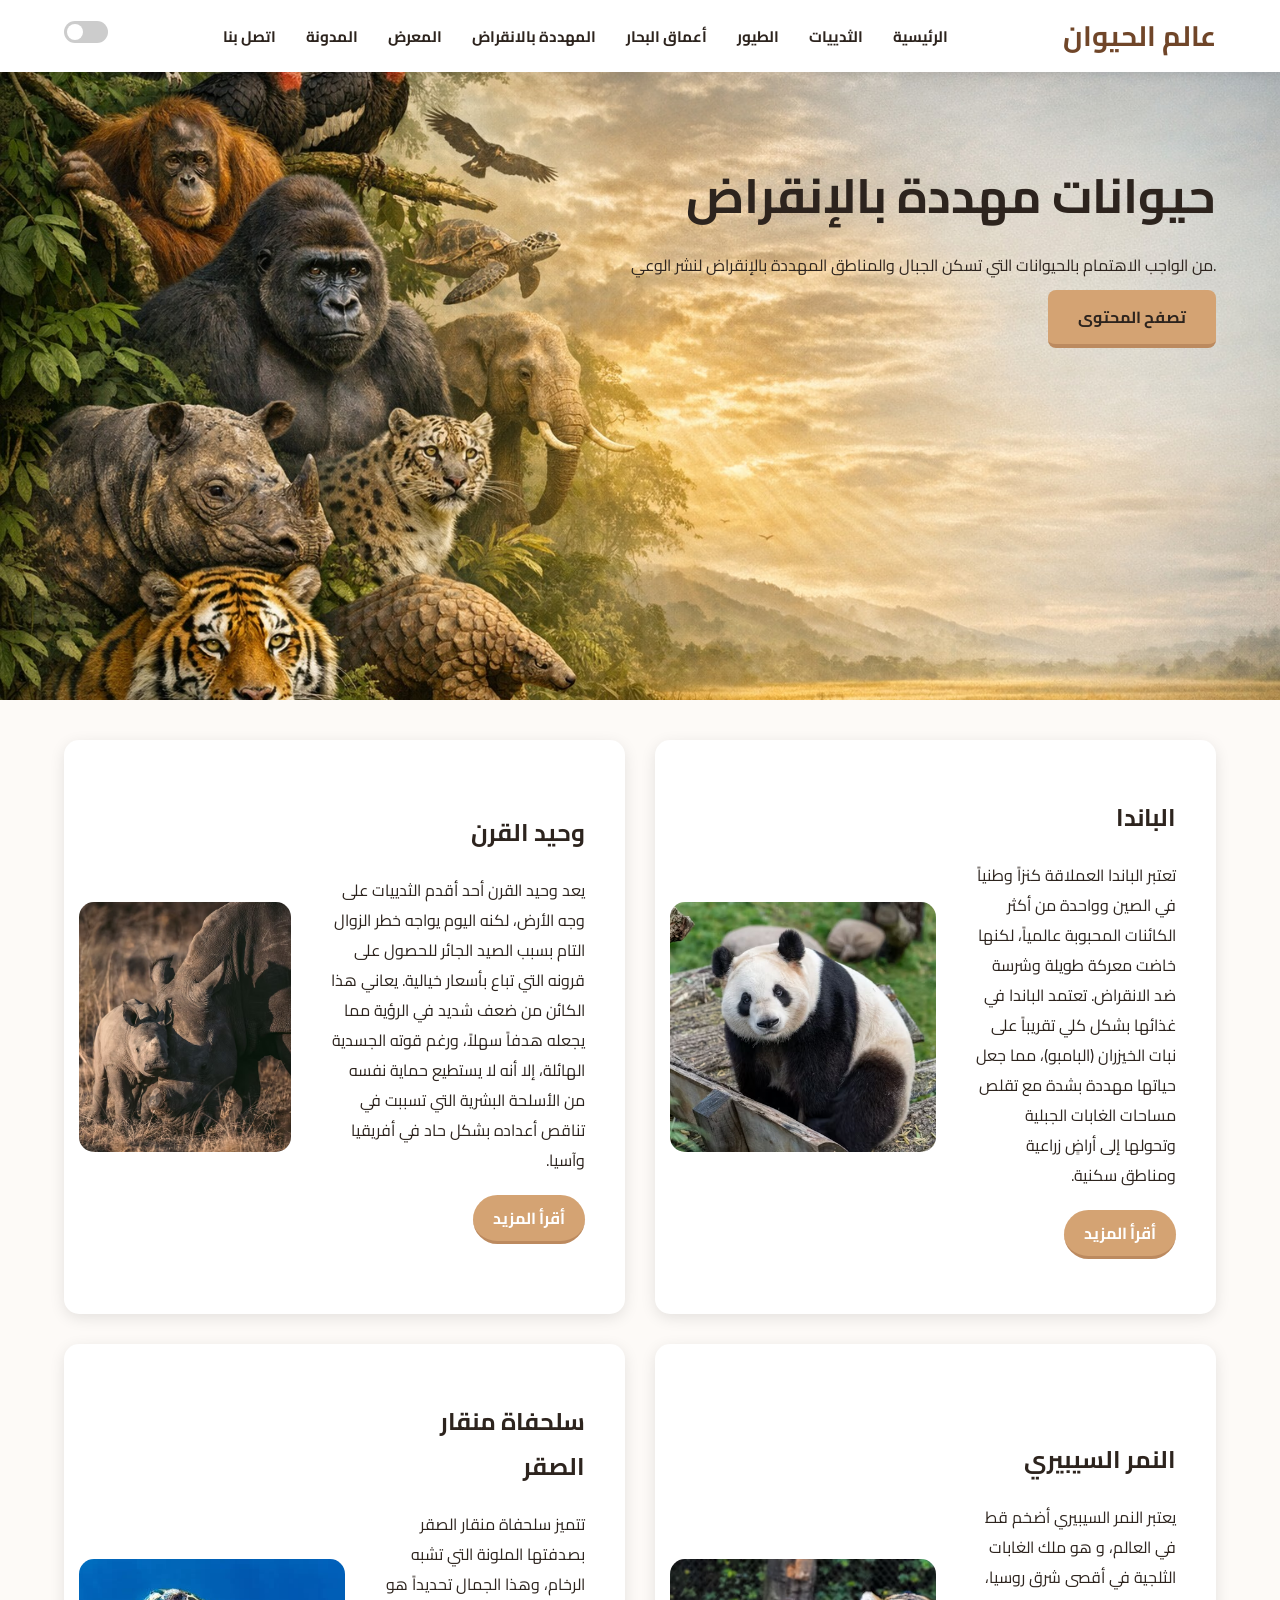
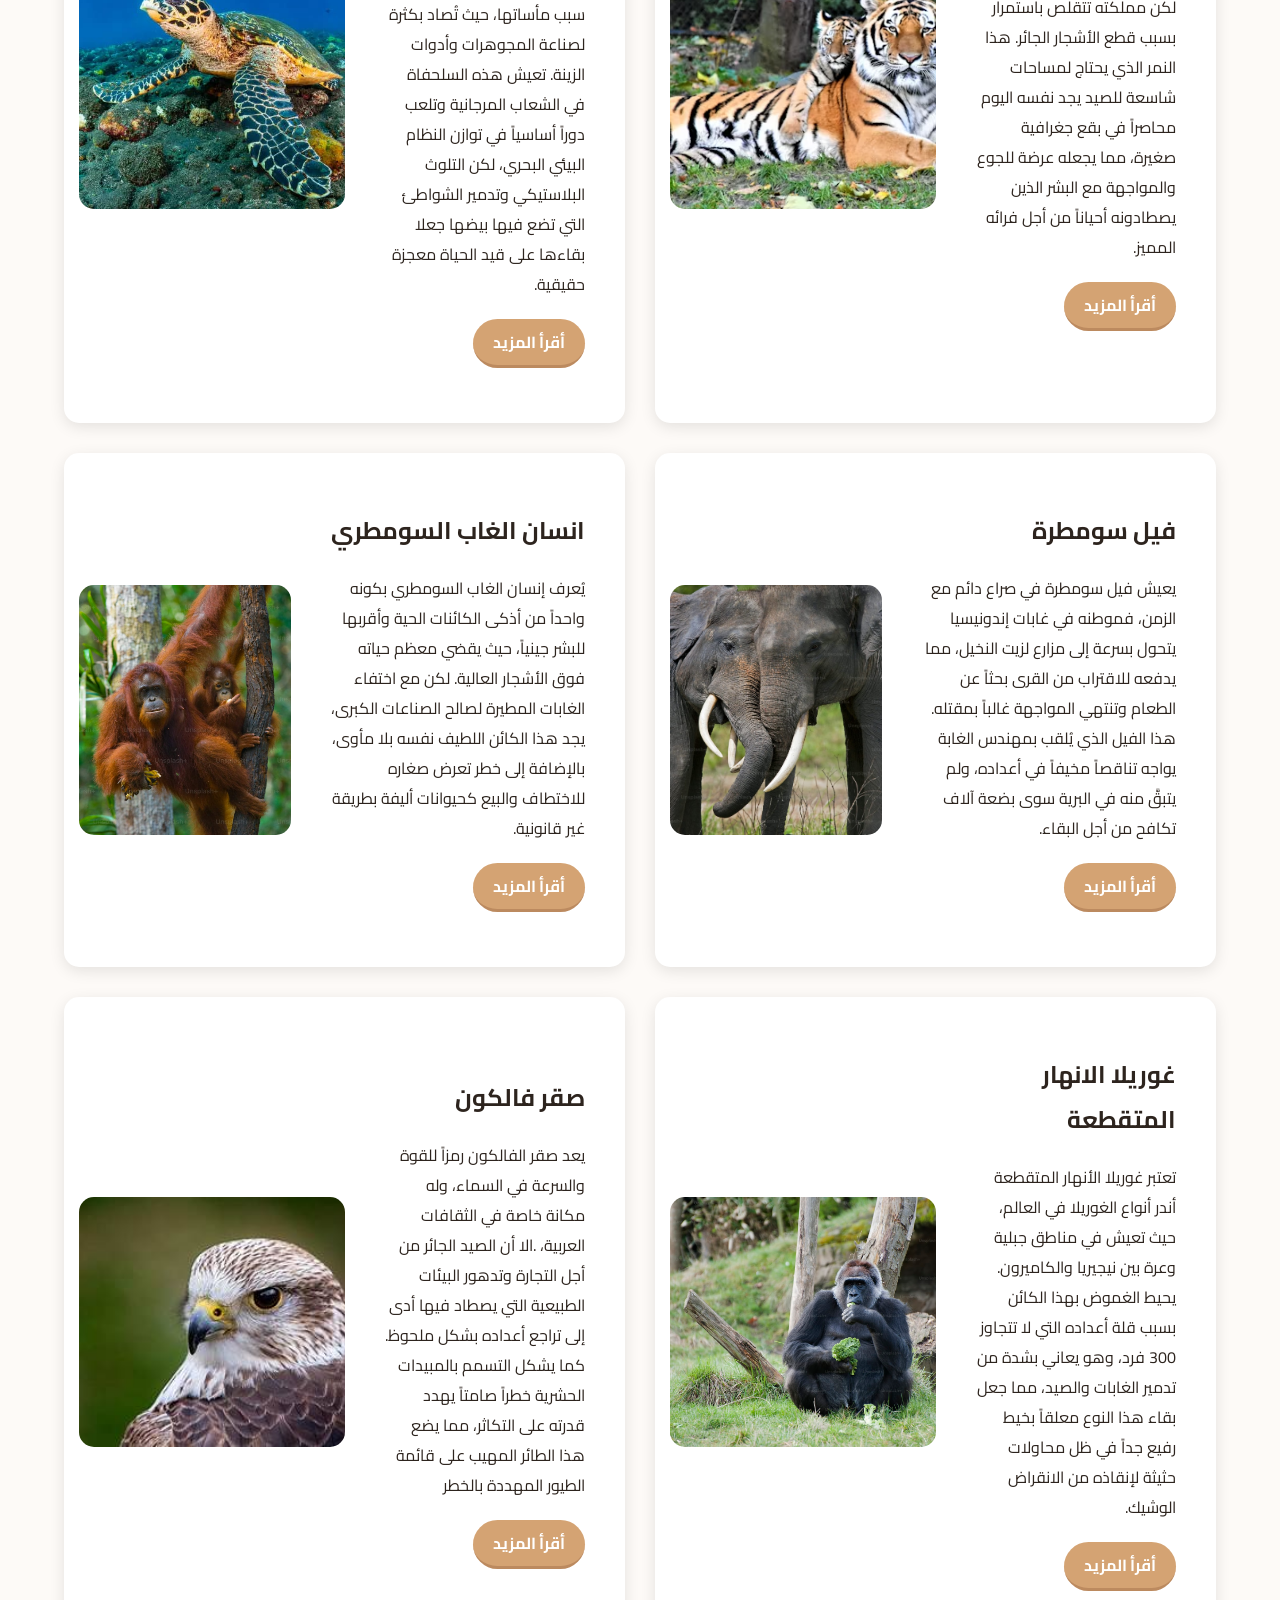
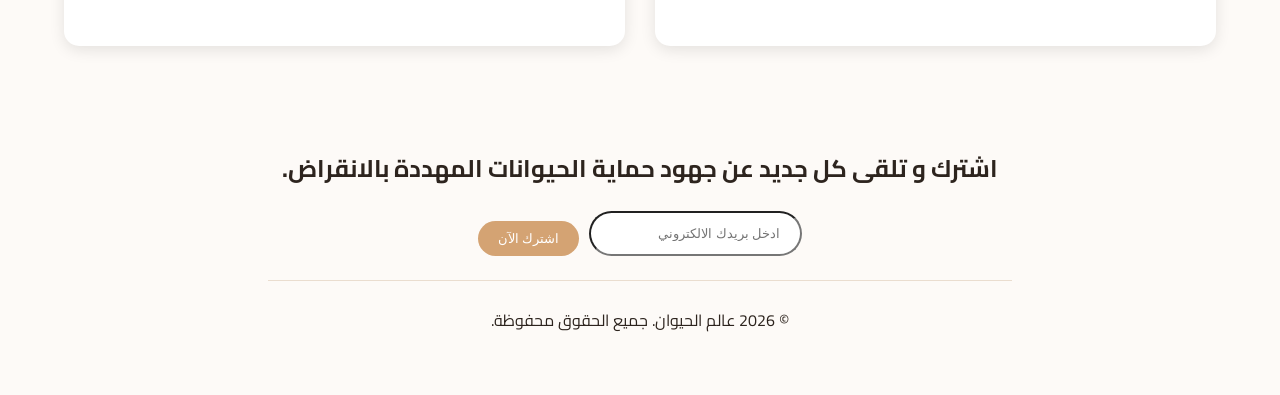
<file: index.html>
<!DOCTYPE html>
<html lang="ar">
<head>
    <meta charset="UTF-8">
    <meta name="viewport" content="width=device-width, initial-scale=1.0">
    <title>مهددة بالإنقراض</title>
    <link rel="stylesheet" href="stylesheet2.css">
</head>
<body>
    <header>
       <div class="nav-bar">
        <div class="logo">
          <span>عالم الحيوان</span>
        </div>
           <nav>
         <ul>
            <li><a href="../index.html" class="active" target="_self">الرئيسية</a></li>
            <li><a href="./malk.html" target="contentFrame">الثدييات</a></li>
            <li><a href="./nada.html" target="contentFrame">الطيور</a></li>
            <li><a href="./mina.html" target="contentFrame">أعماق البحار</a></li>
            <li><a href="./nancy.html" target="contentFrame">المهددة بالانقراض</a></li>
            <li><a href="./julina.html" target="contentFrame">المعرض</a></li>
            <li><a href="./blog.html" target="contentFrame">المدونة</a></li>
            <li><a href="./contact.html" target="contentFrame">اتصل بنا</a></li>
          </ul>
        </nav>
<div class="mode-switch">
     <label class="switch">
        <input type="checkbox" id="theme-toggle">
        <span class="slider round"></span>
    </label>
</div>
    </header>

    <section class="header">
        <div class="content">
            <h1>حيوانات مهددة بالإنقراض</h1>
            <p>.من الواجب الاهتمام بالحيوانات التي تسكن الجبال والمناطق المهددة بالإنقراض لنشر الوعي</p>
            <a href="#animals-section" class="main-button">تصفح المحتوى</a>
        </div>
    </section>
    <section class="animals-grid" id="animals-section">
        <div class="card" >
           <div class="card-content">
            <h2>الباندا </h2>
            <span>تعتبر الباندا العملاقة كنزاً وطنياً في الصين وواحدة من أكثر الكائنات المحبوبة عالمياً، لكنها خاضت معركة طويلة وشرسة ضد الانقراض. تعتمد الباندا في غذائها بشكل كلي تقريباً على نبات الخيزران (البامبو)، مما جعل حياتها مهددة بشدة مع تقلص مساحات الغابات الجبلية وتحولها إلى أراضٍ زراعية ومناطق سكنية. </span>
            <a href="https://ar.wikipedia.org/wiki/%D8%A8%D8%A7%D9%86%D8%AF%D8%A7_%D8%B9%D9%85%D9%84%D8%A7%D9%82%D8%A9#" 
            class="cards-button"> أقرأ المزيد</a> 
           </div>
            
            <img src="panda.jpg" alt="الباندا">
        </div>

        <div class="card" >
            <div class="card-content">
        <h2>وحيد القرن</h2>
        <span>
يعد وحيد القرن أحد أقدم الثدييات على وجه الأرض،
 لكنه اليوم يواجه خطر الزوال التام بسبب الصيد الجائر للحصول على قرونه التي تباع بأسعار خيالية. يعاني هذا الكائن من ضعف شديد في الرؤية مما يجعله هدفاً سهلاً، ورغم قوته الجسدية الهائلة، إلا أنه لا يستطيع حماية نفسه من الأسلحة البشرية التي تسببت في تناقص أعداده بشكل حاد في أفريقيا وآسيا.</span>
        <a href="https://ar.wikipedia.org/wiki/%D9%88%D8%AD%D9%8A%D8%AF_%D8%A7%D9%84%D9%82%D8%B1%D9%86_%D8%A7%D9%84%D8%AC%D8%A7%D9%88%D9%8A#" 
        class="cards-button">أقرأ المزيد</a>
            </div>
        <img src="rhino.jpg" alt="وحيد القرن">
    </div>

    <div class="card" >
        <div class="card-content">
        <h2>النمر السيبيري</h2>
        <span>يعتبر النمر السيبيري أضخم قط في العالم، و
            هو ملك الغابات الثلجية في أقصى شرق روسيا،
             لكن مملكته تتقلص باستمرار بسبب قطع الأشجار الجائر. هذا النمر الذي يحتاج لمساحات شاسعة للصيد يجد نفسه اليوم محاصراً في بقع جغرافية صغيرة، مما يجعله عرضة للجوع والمواجهة مع البشر الذين يصطادونه أحياناً من أجل فرائه المميز.</span>
        <a href="https://www.marefa.org/%D9%86%D9%85%D8%B1_%D8%B3%D9%8A%D8%A8%D9%8A%D8%B1%D9%8A" 
        class="cards-button">أقرأ المزيد</a>
    </div>
        <img src="tiger.jpg" alt="نمر">
    </div>
    
    <div class="card" >
        <div class="card-content">
            <h2>سلحفاة منقار الصقر </h2>
        <p>تتميز سلحفاة منقار الصقر بصدفتها الملونة التي تشبه الرخام،
             وهذا الجمال تحديداً هو سبب مأساتها، حيث تُصاد بكثرة لصناعة المجوهرات وأدوات الزينة. تعيش هذه السلحفاة في الشعاب المرجانية وتلعب دوراً أساسياً في توازن النظام البيئي البحري،
              لكن التلوث البلاستيكي وتدمير الشواطئ التي تضع فيها بيضها جعلا بقاءها على قيد الحياة معجزة حقيقية.<p>
        <a href="https://ar.cousineisland.com/hawksbill-turtle" 
        class="cards-button">أقرأ المزيد</a>
        </div>

        <img src="sea turtle.jpeg" alt="سلحفاة منقار الصقر">
        
    </div>

    <div class="card" >
        <div class="card-content">
        <h2> فيل سومطرة</h2>
        <span>يعيش فيل سومطرة في صراع دائم مع الزمن، فموطنه في غابات إندونيسيا يتحول بسرعة إلى مزارع لزيت النخيل،
             مما يدفعه للاقتراب من القرى بحثاً عن الطعام وتنتهي المواجهة غالباً بمقتله. هذا الفيل الذي يُلقب بمهندس الغابة يواجه تناقصاً مخيفاً في أعداده، ولم يتبقَّ منه في البرية سوى بضعة آلاف تكافح من أجل البقاء.</span>
        <a href="https://ar.wikipedia.org/wiki/%D9%81%D9%8A%D9%84_%D8%B3%D9%88%D9%85%D8%B7%D8%B1%D9%8A#" 
        class="cards-button">أقرأ المزيد</a>
        </div>
        <img src="sumatran elephant.jpeg" alt="فيل">
        
    </div>
    <div class="card" >
        <div class="card-content">
            
           <h2>انسان الغاب السومطري </h2>
           <span>يُعرف إنسان الغاب السومطري بكونه واحداً من أذكى الكائنات الحية وأقربها للبشر جينياً،
             حيث يقضي معظم حياته فوق الأشجار العالية. لكن مع اختفاء الغابات المطيرة لصالح الصناعات الكبرى،
              يجد هذا الكائن اللطيف نفسه بلا مأوى، بالإضافة إلى خطر تعرض صغاره للاختطاف والبيع كحيوانات أليفة بطريقة غير قانونية.</span>
           <a href="https://ar.wikipedia.org/wiki/%D8%A5%D9%86%D8%B3%D8%A7%D9%86_%D8%A7%D9%84%D8%BA%D8%A7%D8%A8_%D8%A7%D9%84%D8%B3%D9%88%D9%85%D8%B7%D8%B1%D9%8A#" 
           class="cards-button">أقرأ المزيد</a>
       </div>
           <img src="sumatran orangutan.jpeg" alt="انسان الغاب">
    </div>

    <!-- <div class="card" >
        <div class="card-content">
       
          <h2> حيوان البنغول</h2>
          <span>رغم مظهره الذي يشبه المحاربين القدامى بفضل حراشفه القوية،
             إلا أن البنغول هو أكثر حيوان يتم تهريبه في العالم حالياً. يقع هذا الكائن ضحية لمعتقدات طبية خاطئة تجعل الطلب على حراشفه كبيراً في آسيا،
              وهو حيوان خجول جداً لا يملك وسيلة للدفاع عن نفسه سوى التكور على شكل كرة، مما يسهل على الصيادين التقاطه وحمله ببساطة.</span>
          <a href="https://ar.wikipedia.org/wiki/%D8%A8%D9%86%D8%BA%D9%88%D9%84%D9%8A%D8%A7%D8%AA#" 
          class="cards-button">أقرأ المزيد</a>
        </div>
          <img src="pangolin.jpeg" alt="حيوان البنغول">
    </div> -->

    <div class="card" >
        <div class="card-content">
           
          <h2>غوريلا الانهار المتقطعة </h2>
          <span>تعتبر غوريلا الأنهار المتقطعة أندر أنواع الغوريلا في العالم،
             حيث تعيش في مناطق جبلية وعرة بين نيجيريا والكاميرون. يحيط الغموض بهذا الكائن بسبب قلة أعداده التي لا تتجاوز 300 فرد، وهو يعاني بشدة من تدمير الغابات والصيد،
              مما جعل بقاء هذا النوع معلقاً بخيط رفيع جداً في ظل محاولات حثيثة لإنقاذه من الانقراض الوشيك.</span>
          <a href="https://ar.wikipedia.org/wiki/%D8%BA%D9%88%D8%B1%D9%8A%D9%84%D8%A7_%D8%A7%D9%84%D8%A3%D9%86%D9%87%D8%B1#" 
        class="cards-button">أقرأ المزيد</a>
        </div>
        <img src="cross river gorilla.jpeg" alt="غوريلا">
    </div>

            <div class="card" >
                <div class="card-content">
                    <h2>صقر فالكون</h2>
                    <span>يعد صقر الفالكون رمزاً للقوة والسرعة في السماء،
                     وله مكانة خاصة في الثقافات العربية،
                        .الا أن الصيد الجائر من أجل التجارة وتدهور البيئات الطبيعية التي يصطاد فيها أدى إلى تراجع أعداده بشكل ملحوظ. كما يشكل التسمم بالمبيدات الحشرية خطراً صامتاً يهدد قدرته على التكاثر، مما يضع هذا الطائر المهيب على قائمة الطيور المهددة بالخطر</span> 
                    <a href="https://ar.wikipedia.org/wiki/%D8%B5%D9%82%D8%B1"
                    class="cards-button"> أقرأ المزيد</a>
                </div>
            <img src="sakr falcon.jpeg" alt="صقر ">
            
        </div> 
<!-- 
       <div id="cards-container" class="cards-container"></div>

<button id="theme-toggle" style="position: fixed; top: 20px; right: 20px; z-index: 1000;">تبديل الوضع</button> -->

    </section>
       <footer>
        <div class="footer">
            <h2>اشترك و تلقى كل جديد عن جهود حماية الحيوانات المهددة بالانقراض.</h2>
          
            <form class="sign">
                <input type="email" placeholder="ادخل بريدك الالكتروني" required>
                <button type="submit">اشترك الآن</button>
            </form>
        </div>
        <hr>
        <p >
            © 2026 عالم الحيوان. جميع الحقوق محفوظة.
        </p>
    </footer>

         <script>
            const toggleInput = document.getElementById('theme-toggle');
    const htmlElement = document.documentElement;

    const savedTheme = localStorage.getItem('theme');
    if (savedTheme === 'dark') {
        htmlElement.setAttribute('data-theme', 'dark');
        toggleInput.checked = true;
    }
    toggleInput.addEventListener('change', () => {
        if (toggleInput.checked) {
            htmlElement.setAttribute('data-theme', 'dark');
            localStorage.setItem('theme', 'dark');
        } else {
            htmlElement.setAttribute('data-theme', 'light');
            localStorage.setItem('theme', 'light');
        }
    });

//  const toggleBtn = document.getElementById('theme-toggle');
//  toggleBtn.addEventListener('click', () => {
//      document.body.classList.toggle('dark-mode');
//  });

//  renderCards();
//     const toggleInput = document.getElementById('theme-toggle');
//    const htmlElement = document.documentElement;

//     const savedTheme = localStorage.getItem('theme');
//     if (savedTheme === 'dark') {
//         htmlElement.setAttribute('data-theme', 'dark');
//         toggleInput.checked = true;
//     }
//     toggleInput.addEventListener('change', () => {
//         if (toggleInput.checked) {
//             htmlElement.setAttribute('data-theme', 'dark');
//             localStorage.setItem('theme', 'dark');
//         } else {
//             htmlElement.setAttribute('data-theme', 'light');
//             localStorage.setItem('theme', 'light');
//         }
//     });
</script>
    
</body>
</html>


<!-- <!DOCTYPE html>
<html lang="ar">
<head>
    <meta charset="UTF-8">
    <meta name="viewport" content="width=device-width, initial-scale=1.0">
    <title>مهددة بالانقراض</title>
    <link rel="stylesheet" href="stylesheet2.css">

</head>

<body>
        <header>
        <div class=" nav-bar">
          <div class="logo">
          <span>عالم الحيوان</span>
        </div>
        
        <nav>
          <ul>
            <li><a href="./main.html" class="active" target="_blank">الرئيسية</a></li>
            <li><a href="./login.html" target="_blank">الثدييات</a></li>
            <li><a href="./malk/malak.html" target="_blank">الطيور</a></li>
            <li><a href="./main2.html" target="_blank">أعماق البحار</a></li>
            <li><a href="./index2.html" target="_blank">المهددة بالانقراض</a></li>
            <li><a href="./julina/julina.html" target="_blank">المعرض</a></li>
            <li><a href="./blog.html" target="_blank">المدونة</a></li>
            <li><a href="./contact.html" target="_blank">اتصل بنا</a></li>
          </ul>
        </nav>
        <div class="mode-switch">
         <label class="switch">
        <input type="checkbox" id="theme-toggle">
        <span class="slider round"></span>
        </label>
     </div>
        </div>
        </header>
        <section class="header">
            <div class="content">
            <h1>حيوانات مهددة بالانقراض</h1>
            <p>.من الواجب الاهتمام بالحيوانات التي تسكن الجبال والمناطق المهددة بالانقراض لنشر الوعي</p>
             <a href="#animals-section" class="main-button">تصفح المحتوى</a>
        </div>
    </section>
        
    

    <section class="animals-grid" id="animals-section">
        <div class="card" >
            <img src="panda.jpg" alt="الباندا">
            <h3>الباندا العملاق</h3>
            <p> <span>التصنيف</span> ثدييات:</p>
            <p>الموطن: الصين</p> 
             <a href="https://ar.wikipedia.org/wiki/%D8%A8%D8%A7%D9%86%D8%AF%D8%A7_%D8%B9%D9%85%D9%84%D8%A7%D9%82%D8%A9#" 
             class="cards-button"> أقرأ المزيد</a>
        </div>
        <div class="card" >
        <img src="rhino.jpg" alt="وحيد القرن">
        <h3>وحيد القرن</h3>
        <p>التصنيف: ثدييات</p>
        <p>الموطن: أفريقيا</p>
         <a href="https://ar.wikipedia.org/wiki/%D9%88%D8%AD%D9%8A%D8%AF_%D8%A7%D9%84%D9%82%D8%B1%D9%86_%D8%A7%D9%84%D8%AC%D8%A7%D9%88%D9%8A#" 
         class="cards-button">أقرأ المزيد</a>
    </div>
    <div class="card" >
        <img src="tiger.jpg" alt="نمر">
        <h3>النمر السيبيري</h3>
        <p>التصنيف: الثدييات</p>
        <p>الموطن: اسيا</p>
        <a href="https://www.marefa.org/%D9%86%D9%85%D8%B1_%D8%B3%D9%8A%D8%A8%D9%8A%D8%B1%D9%8A" 
        class="cards-button">أقرأ المزيد</a>
         
    </div>
    
    <div class="card" >
        <img src="sea turtle.jpeg" alt="سلحفاة منقار الصقر">
        <h3>سلحفاة منقار الصقر </h3>
        <p>التصنيف: زواحف بحرية</p>
        <p>الموطن: المحيط الأطلسي</p>
        <a href="https://ar.cousineisland.com/hawksbill-turtle" class="cards-button">أقرأ المزيد</a>
     
    </div>
    <div class="card" >
        <img src="sumatran elephant.jpeg" alt="فيل">
        <h3> فيل سومطرة</h3>
        <p>التصنيف: الثدييات</p>
        <p>الموطن: جزيرة سومطرة بأندونسيا</p>
        <a href="https://ar.wikipedia.org/wiki/%D9%81%D9%8A%D9%84_%D8%B3%D9%88%D9%85%D8%B7%D8%B1%D9%8A#" 
        class="cards-button">أقرأ المزيد</a>
    </div>
    <div class="card" >
        <img src="sumatran orangutan.jpeg" alt="انسان الغاب">
        <h3>انسان الغاب السومطري </h3>
        <p>التصنيف: الثدييات</p>
        <p>الموطن: جزيرة سومطرة باندونسيا</p>
        <a href="https://ar.wikipedia.org/wiki/%D8%A5%D9%86%D8%B3%D8%A7%D9%86_%D8%A7%D9%84%D8%BA%D8%A7%D8%A8_%D8%A7%D9%84%D8%B3%D9%88%D9%85%D8%B7%D8%B1%D9%8A#" 
        class="cards-button">أقرأ المزيد</a>
    </div>
    <div class="card" >
        <img src="pangolin.jpeg" alt="حيوان البنغول">
        <h3> حيوان البنغول</h3>
        <p>التصنيف: الثدييات</p>
        <p>الموطن: أفريقيا وجنوب شرق اسيا</p>
        <a href="https://ar.wikipedia.org/wiki/%D8%A8%D9%86%D8%BA%D9%88%D9%84%D9%8A%D8%A7%D8%AA#" 
        class="cards-button">أقرأ المزيد</a>
    </div>
    <div class="card" >
        <img src="cross river gorilla.jpeg" alt="غوريلا">
        <h3>غوريلا الانهار المتقطعة </h3>
        <p>التصنيف: الثدييات</p>
        <p>الموطن: نيجيريا و الكاميرون</p>
        <a href="https://ar.wikipedia.org/wiki/%D8%BA%D9%88%D8%B1%D9%8A%D9%84%D8%A7_%D8%A7%D9%84%D8%A3%D9%86%D9%87%D8%B1#" 
        class="cards-button">أقرأ المزيد</a>
    </div>
    </section>

    <footer>
        <div class="footer">
            <h2>اشترك و تلقى كل جديد عن جهود حماية الحيوانات المهددة بالانقراض.</h2>
            <form class="sign">
                <input type="email" placeholder="ادخل بريدك الالكتروني" required>
                <button type="submit">اشترك الآن</button>
            </form>
        </div>
        <hr>
        <p>designed by Nancy khattab_مهددة بالانقراض</p>
    </footer>
     <script>
       
    const toggleInput = document.getElementById('theme-toggle');
    const htmlElement = document.documentElement;

    const savedTheme = localStorage.getItem('theme');
    if (savedTheme === 'dark') {
        htmlElement.setAttribute('data-theme', 'dark');
        toggleInput.checked = true;
    }
    toggleInput.addEventListener('change', () => {
        if (toggleInput.checked) {
            htmlElement.setAttribute('data-theme', 'dark');
            localStorage.setItem('theme', 'dark');
        } else {
            htmlElement.setAttribute('data-theme', 'light');
            localStorage.setItem('theme', 'light');
        }
    });
 
     </script>

     

</body>
</html> -->
</file>
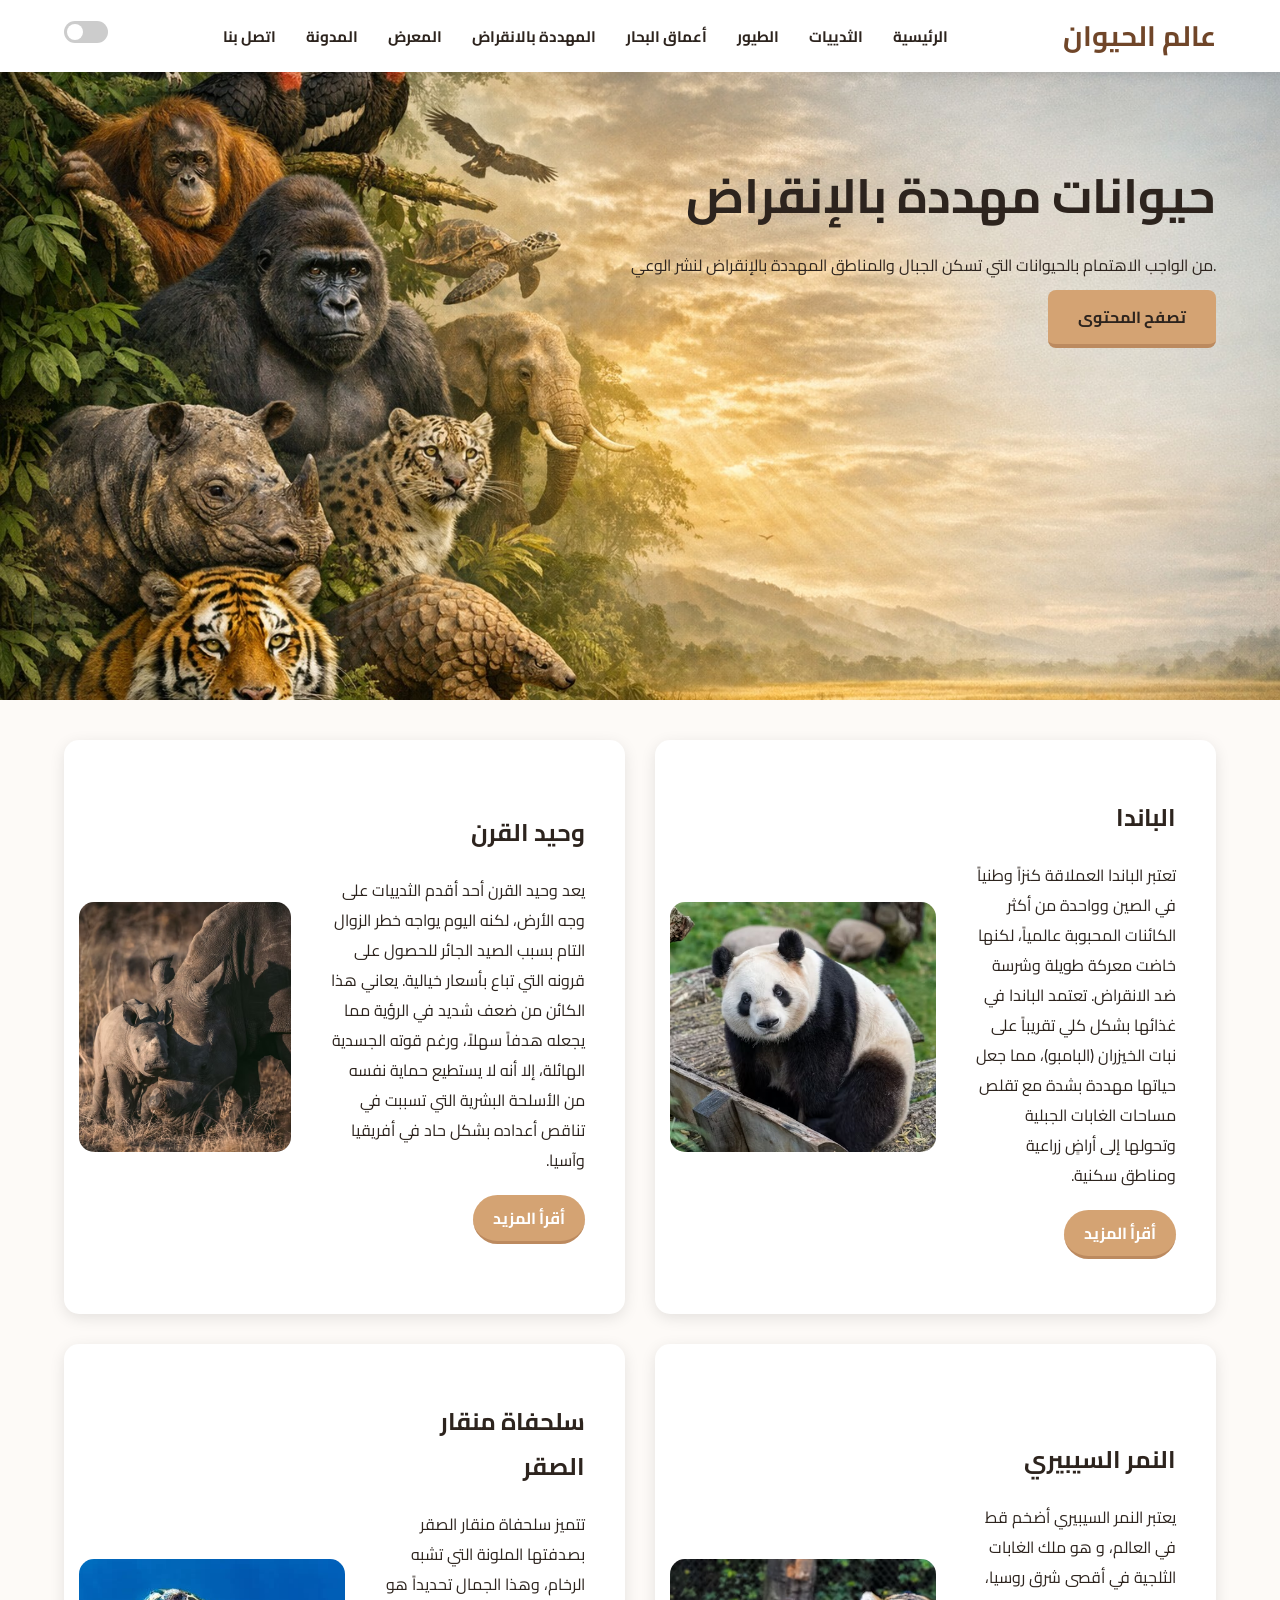
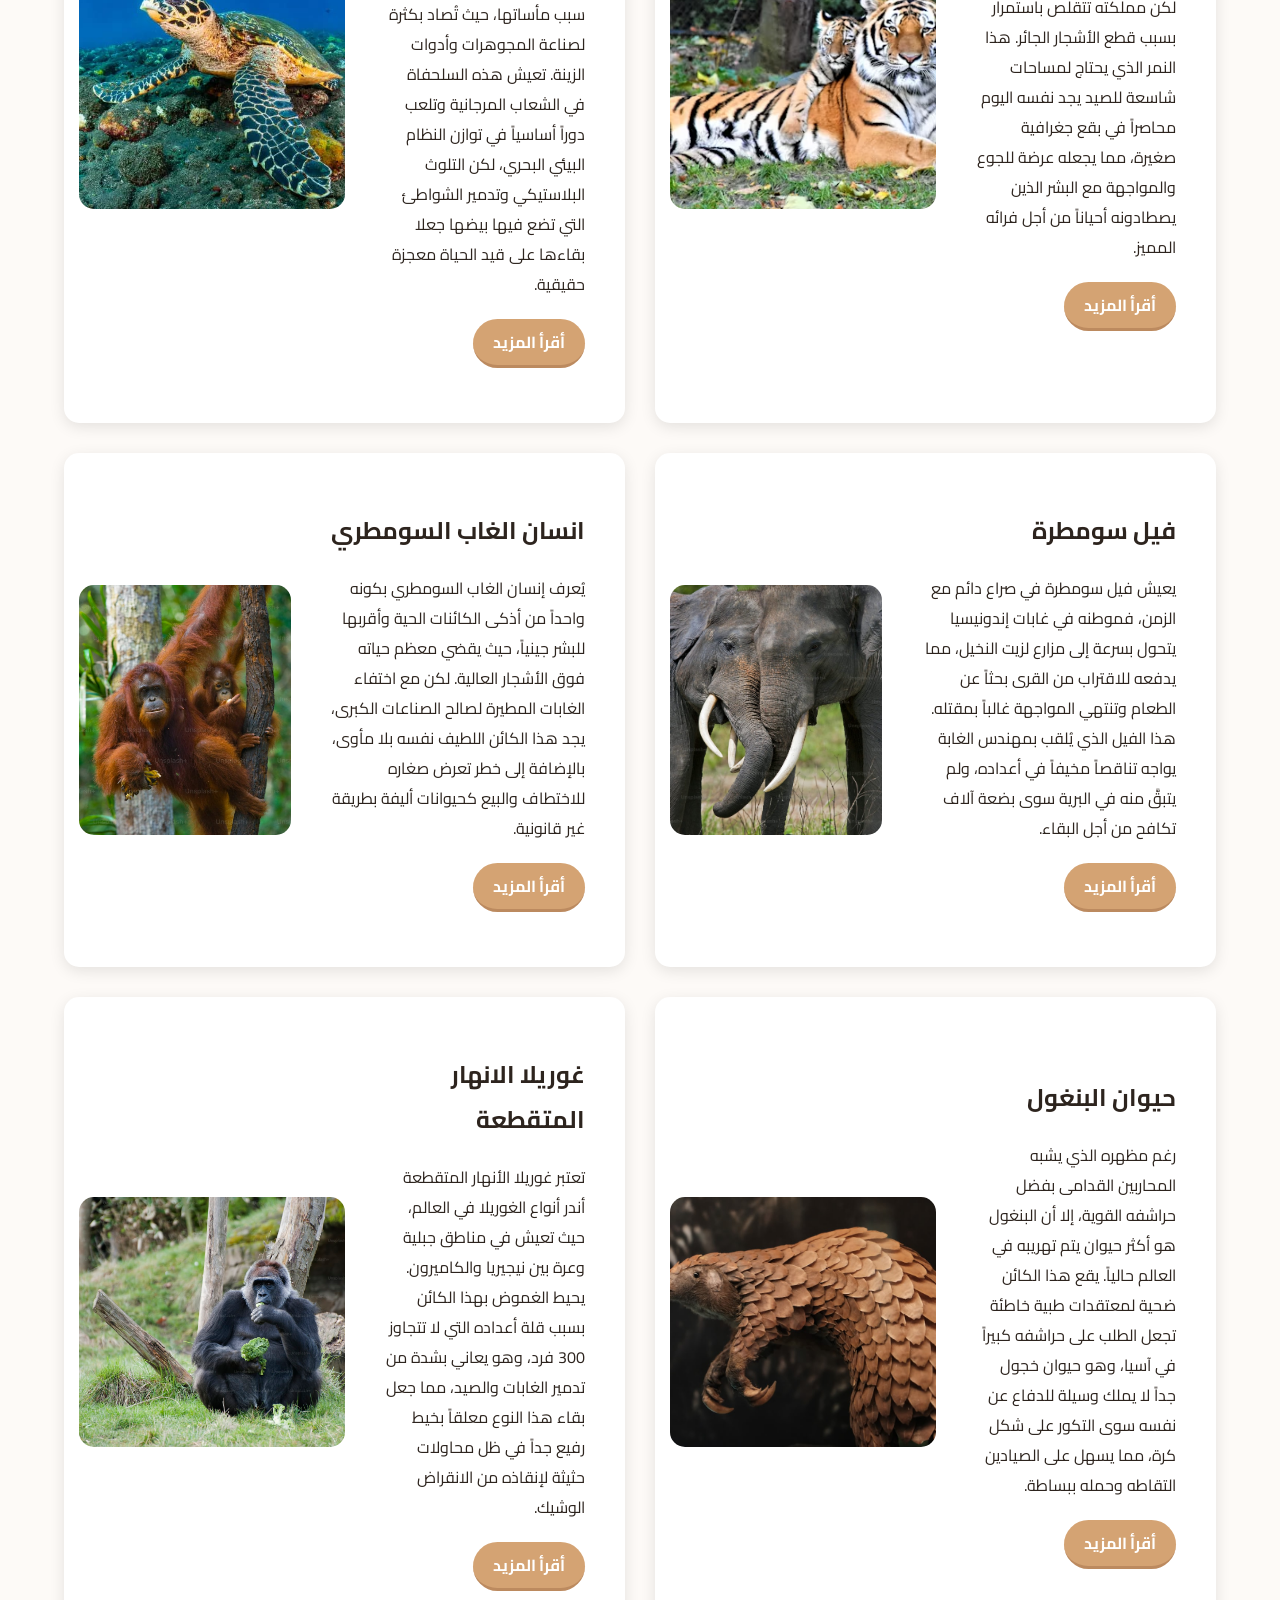
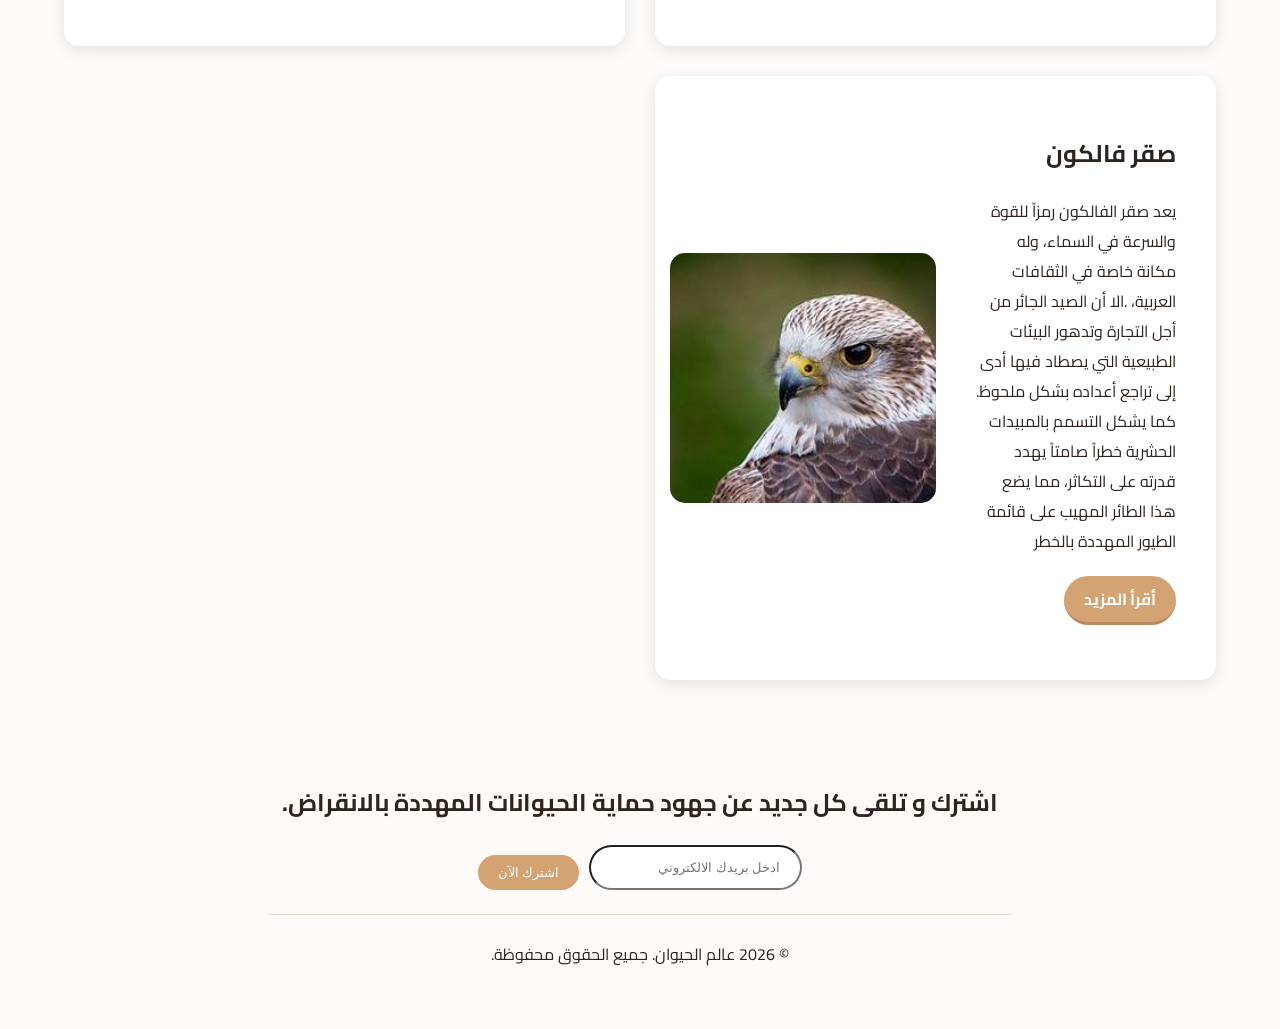
<file: index2.html>
<!DOCTYPE html>
<html lang="ar">
<head>
    <meta charset="UTF-8">
    <meta name="viewport" content="width=device-width, initial-scale=1.0">
    <title>مهددة بالإنقراض</title>
    <link rel="stylesheet" href="stylesheet2.css">
</head>
<body>
    <header>
       <div class="nav-bar">
        <div class="logo">
          <span>عالم الحيوان</span>
        </div>
           <nav>
         <ul>
            <li><a href="../index.html" class="active" target="_self">الرئيسية</a></li>
            <li><a href="./malk.html" target="contentFrame">الثدييات</a></li>
            <li><a href="./nada.html" target="contentFrame">الطيور</a></li>
            <li><a href="./mina.html" target="contentFrame">أعماق البحار</a></li>
            <li><a href="./nancy.html" target="contentFrame">المهددة بالانقراض</a></li>
            <li><a href="./julina.html" target="contentFrame">المعرض</a></li>
            <li><a href="./blog.html" target="contentFrame">المدونة</a></li>
            <li><a href="./contact.html" target="contentFrame">اتصل بنا</a></li>
          </ul>
        </nav>
<div class="mode-switch">
     <label class="switch">
        <input type="checkbox" id="theme-toggle">
        <span class="slider round"></span>
    </label>
</div>
    </header>

    <section class="header">
        <div class="content">
            <h1>حيوانات مهددة بالإنقراض</h1>
            <p>.من الواجب الاهتمام بالحيوانات التي تسكن الجبال والمناطق المهددة بالإنقراض لنشر الوعي</p>
            <a href="#animals-section" class="main-button">تصفح المحتوى</a>
        </div>
    </section>
    <section class="animals-grid" id="animals-section">
        <div class="card" >
           <div class="card-content">
            <h2>الباندا </h2>
            <span>تعتبر الباندا العملاقة كنزاً وطنياً في الصين وواحدة من أكثر الكائنات المحبوبة عالمياً، لكنها خاضت معركة طويلة وشرسة ضد الانقراض. تعتمد الباندا في غذائها بشكل كلي تقريباً على نبات الخيزران (البامبو)، مما جعل حياتها مهددة بشدة مع تقلص مساحات الغابات الجبلية وتحولها إلى أراضٍ زراعية ومناطق سكنية. </span>
            <a href="https://ar.wikipedia.org/wiki/%D8%A8%D8%A7%D9%86%D8%AF%D8%A7_%D8%B9%D9%85%D9%84%D8%A7%D9%82%D8%A9#" 
            class="cards-button"> أقرأ المزيد</a> 
           </div>
            
            <img src="panda.jpg" alt="الباندا">
        </div>

        <div class="card" >
            <div class="card-content">
        <h2>وحيد القرن</h2>
        <span>
يعد وحيد القرن أحد أقدم الثدييات على وجه الأرض،
 لكنه اليوم يواجه خطر الزوال التام بسبب الصيد الجائر للحصول على قرونه التي تباع بأسعار خيالية. يعاني هذا الكائن من ضعف شديد في الرؤية مما يجعله هدفاً سهلاً، ورغم قوته الجسدية الهائلة، إلا أنه لا يستطيع حماية نفسه من الأسلحة البشرية التي تسببت في تناقص أعداده بشكل حاد في أفريقيا وآسيا.</span>
        <a href="https://ar.wikipedia.org/wiki/%D9%88%D8%AD%D9%8A%D8%AF_%D8%A7%D9%84%D9%82%D8%B1%D9%86_%D8%A7%D9%84%D8%AC%D8%A7%D9%88%D9%8A#" 
        class="cards-button">أقرأ المزيد</a>
            </div>
        <img src="rhino.jpg" alt="وحيد القرن">
    </div>

    <div class="card" >
        <div class="card-content">
        <h2>النمر السيبيري</h2>
        <span>يعتبر النمر السيبيري أضخم قط في العالم، و
            هو ملك الغابات الثلجية في أقصى شرق روسيا،
             لكن مملكته تتقلص باستمرار بسبب قطع الأشجار الجائر. هذا النمر الذي يحتاج لمساحات شاسعة للصيد يجد نفسه اليوم محاصراً في بقع جغرافية صغيرة، مما يجعله عرضة للجوع والمواجهة مع البشر الذين يصطادونه أحياناً من أجل فرائه المميز.</span>
        <a href="https://www.marefa.org/%D9%86%D9%85%D8%B1_%D8%B3%D9%8A%D8%A8%D9%8A%D8%B1%D9%8A" 
        class="cards-button">أقرأ المزيد</a>
    </div>
        <img src="tiger.jpg" alt="نمر">
    </div>
    
    <div class="card" >
        <div class="card-content">
            <h2>سلحفاة منقار الصقر </h2>
        <p>تتميز سلحفاة منقار الصقر بصدفتها الملونة التي تشبه الرخام،
             وهذا الجمال تحديداً هو سبب مأساتها، حيث تُصاد بكثرة لصناعة المجوهرات وأدوات الزينة. تعيش هذه السلحفاة في الشعاب المرجانية وتلعب دوراً أساسياً في توازن النظام البيئي البحري،
              لكن التلوث البلاستيكي وتدمير الشواطئ التي تضع فيها بيضها جعلا بقاءها على قيد الحياة معجزة حقيقية.<p>
        <a href="https://ar.cousineisland.com/hawksbill-turtle" 
        class="cards-button">أقرأ المزيد</a>
        </div>

        <img src="sea turtle.jpeg" alt="سلحفاة منقار الصقر">
        
    </div>

    <div class="card" >
        <div class="card-content">
        <h2> فيل سومطرة</h2>
        <span>يعيش فيل سومطرة في صراع دائم مع الزمن، فموطنه في غابات إندونيسيا يتحول بسرعة إلى مزارع لزيت النخيل،
             مما يدفعه للاقتراب من القرى بحثاً عن الطعام وتنتهي المواجهة غالباً بمقتله. هذا الفيل الذي يُلقب بمهندس الغابة يواجه تناقصاً مخيفاً في أعداده، ولم يتبقَّ منه في البرية سوى بضعة آلاف تكافح من أجل البقاء.</span>
        <a href="https://ar.wikipedia.org/wiki/%D9%81%D9%8A%D9%84_%D8%B3%D9%88%D9%85%D8%B7%D8%B1%D9%8A#" 
        class="cards-button">أقرأ المزيد</a>
        </div>
        <img src="sumatran elephant.jpeg" alt="فيل">
        
    </div>
    <div class="card" >
        <div class="card-content">
            
           <h2>انسان الغاب السومطري </h2>
           <span>يُعرف إنسان الغاب السومطري بكونه واحداً من أذكى الكائنات الحية وأقربها للبشر جينياً،
             حيث يقضي معظم حياته فوق الأشجار العالية. لكن مع اختفاء الغابات المطيرة لصالح الصناعات الكبرى،
              يجد هذا الكائن اللطيف نفسه بلا مأوى، بالإضافة إلى خطر تعرض صغاره للاختطاف والبيع كحيوانات أليفة بطريقة غير قانونية.</span>
           <a href="https://ar.wikipedia.org/wiki/%D8%A5%D9%86%D8%B3%D8%A7%D9%86_%D8%A7%D9%84%D8%BA%D8%A7%D8%A8_%D8%A7%D9%84%D8%B3%D9%88%D9%85%D8%B7%D8%B1%D9%8A#" 
           class="cards-button">أقرأ المزيد</a>
       </div>
           <img src="sumatran orangutan.jpeg" alt="انسان الغاب">
    </div>

    <div class="card" >
        <div class="card-content">
       
          <h2> حيوان البنغول</h2>
          <span>رغم مظهره الذي يشبه المحاربين القدامى بفضل حراشفه القوية،
             إلا أن البنغول هو أكثر حيوان يتم تهريبه في العالم حالياً. يقع هذا الكائن ضحية لمعتقدات طبية خاطئة تجعل الطلب على حراشفه كبيراً في آسيا،
              وهو حيوان خجول جداً لا يملك وسيلة للدفاع عن نفسه سوى التكور على شكل كرة، مما يسهل على الصيادين التقاطه وحمله ببساطة.</span>
          <a href="https://ar.wikipedia.org/wiki/%D8%A8%D9%86%D8%BA%D9%88%D9%84%D9%8A%D8%A7%D8%AA#" 
          class="cards-button">أقرأ المزيد</a>
        </div>
          <img src="pangolin.jpeg" alt="حيوان البنغول">
    </div>

    <div class="card" >
        <div class="card-content">
           
          <h2>غوريلا الانهار المتقطعة </h2>
          <span>تعتبر غوريلا الأنهار المتقطعة أندر أنواع الغوريلا في العالم،
             حيث تعيش في مناطق جبلية وعرة بين نيجيريا والكاميرون. يحيط الغموض بهذا الكائن بسبب قلة أعداده التي لا تتجاوز 300 فرد، وهو يعاني بشدة من تدمير الغابات والصيد،
              مما جعل بقاء هذا النوع معلقاً بخيط رفيع جداً في ظل محاولات حثيثة لإنقاذه من الانقراض الوشيك.</span>
          <a href="https://ar.wikipedia.org/wiki/%D8%BA%D9%88%D8%B1%D9%8A%D9%84%D8%A7_%D8%A7%D9%84%D8%A3%D9%86%D9%87%D8%B1#" 
        class="cards-button">أقرأ المزيد</a>
        </div>
        <img src="cross river gorilla.jpeg" alt="غوريلا">
    </div>

            <div class="card" >
                <div class="card-content">
                    <h2>صقر فالكون</h2>
                    <span>يعد صقر الفالكون رمزاً للقوة والسرعة في السماء،
                     وله مكانة خاصة في الثقافات العربية،
                        .الا أن الصيد الجائر من أجل التجارة وتدهور البيئات الطبيعية التي يصطاد فيها أدى إلى تراجع أعداده بشكل ملحوظ. كما يشكل التسمم بالمبيدات الحشرية خطراً صامتاً يهدد قدرته على التكاثر، مما يضع هذا الطائر المهيب على قائمة الطيور المهددة بالخطر</span> 
                    <a href="https://ar.wikipedia.org/wiki/%D8%B5%D9%82%D8%B1"
                    class="cards-button"> أقرأ المزيد</a>
                </div>
            <img src="sakr falcon.jpeg" alt="صقر ">
            
        </div> 
<!-- 
       <div id="cards-container" class="cards-container"></div>

<button id="theme-toggle" style="position: fixed; top: 20px; right: 20px; z-index: 1000;">تبديل الوضع</button> -->

    </section>
       <footer>
        <div class="footer">
            <h2>اشترك و تلقى كل جديد عن جهود حماية الحيوانات المهددة بالانقراض.</h2>
          
            <form class="sign">
                <input type="email" placeholder="ادخل بريدك الالكتروني" required>
                <button type="submit">اشترك الآن</button>
            </form>
        </div>
        <hr>
        <p >
            © 2026 عالم الحيوان. جميع الحقوق محفوظة.
        </p>
    </footer>

         <script>
            const toggleInput = document.getElementById('theme-toggle');
    const htmlElement = document.documentElement;

    const savedTheme = localStorage.getItem('theme');
    if (savedTheme === 'dark') {
        htmlElement.setAttribute('data-theme', 'dark');
        toggleInput.checked = true;
    }
    toggleInput.addEventListener('change', () => {
        if (toggleInput.checked) {
            htmlElement.setAttribute('data-theme', 'dark');
            localStorage.setItem('theme', 'dark');
        } else {
            htmlElement.setAttribute('data-theme', 'light');
            localStorage.setItem('theme', 'light');
        }
    });

//  const toggleBtn = document.getElementById('theme-toggle');
//  toggleBtn.addEventListener('click', () => {
//      document.body.classList.toggle('dark-mode');
//  });

//  renderCards();
//     const toggleInput = document.getElementById('theme-toggle');
//    const htmlElement = document.documentElement;

//     const savedTheme = localStorage.getItem('theme');
//     if (savedTheme === 'dark') {
//         htmlElement.setAttribute('data-theme', 'dark');
//         toggleInput.checked = true;
//     }
//     toggleInput.addEventListener('change', () => {
//         if (toggleInput.checked) {
//             htmlElement.setAttribute('data-theme', 'dark');
//             localStorage.setItem('theme', 'dark');
//         } else {
//             htmlElement.setAttribute('data-theme', 'light');
//             localStorage.setItem('theme', 'light');
//         }
//     });
</script>
    
</body>
</html>


<!-- <!DOCTYPE html>
<html lang="ar">
<head>
    <meta charset="UTF-8">
    <meta name="viewport" content="width=device-width, initial-scale=1.0">
    <title>مهددة بالانقراض</title>
    <link rel="stylesheet" href="stylesheet2.css">

</head>

<body>
        <header>
        <div class=" nav-bar">
          <div class="logo">
          <span>عالم الحيوان</span>
        </div>
        
        <nav>
          <ul>
            <li><a href="./main.html" class="active" target="_blank">الرئيسية</a></li>
            <li><a href="./login.html" target="_blank">الثدييات</a></li>
            <li><a href="./malk/malak.html" target="_blank">الطيور</a></li>
            <li><a href="./main2.html" target="_blank">أعماق البحار</a></li>
            <li><a href="./index2.html" target="_blank">المهددة بالانقراض</a></li>
            <li><a href="./julina/julina.html" target="_blank">المعرض</a></li>
            <li><a href="./blog.html" target="_blank">المدونة</a></li>
            <li><a href="./contact.html" target="_blank">اتصل بنا</a></li>
          </ul>
        </nav>
        <div class="mode-switch">
         <label class="switch">
        <input type="checkbox" id="theme-toggle">
        <span class="slider round"></span>
        </label>
     </div>
        </div>
        </header>
        <section class="header">
            <div class="content">
            <h1>حيوانات مهددة بالانقراض</h1>
            <p>.من الواجب الاهتمام بالحيوانات التي تسكن الجبال والمناطق المهددة بالانقراض لنشر الوعي</p>
             <a href="#animals-section" class="main-button">تصفح المحتوى</a>
        </div>
    </section>
        
    

    <section class="animals-grid" id="animals-section">
        <div class="card" >
            <img src="panda.jpg" alt="الباندا">
            <h3>الباندا العملاق</h3>
            <p> <span>التصنيف</span> ثدييات:</p>
            <p>الموطن: الصين</p> 
             <a href="https://ar.wikipedia.org/wiki/%D8%A8%D8%A7%D9%86%D8%AF%D8%A7_%D8%B9%D9%85%D9%84%D8%A7%D9%82%D8%A9#" 
             class="cards-button"> أقرأ المزيد</a>
        </div>
        <div class="card" >
        <img src="rhino.jpg" alt="وحيد القرن">
        <h3>وحيد القرن</h3>
        <p>التصنيف: ثدييات</p>
        <p>الموطن: أفريقيا</p>
         <a href="https://ar.wikipedia.org/wiki/%D9%88%D8%AD%D9%8A%D8%AF_%D8%A7%D9%84%D9%82%D8%B1%D9%86_%D8%A7%D9%84%D8%AC%D8%A7%D9%88%D9%8A#" 
         class="cards-button">أقرأ المزيد</a>
    </div>
    <div class="card" >
        <img src="tiger.jpg" alt="نمر">
        <h3>النمر السيبيري</h3>
        <p>التصنيف: الثدييات</p>
        <p>الموطن: اسيا</p>
        <a href="https://www.marefa.org/%D9%86%D9%85%D8%B1_%D8%B3%D9%8A%D8%A8%D9%8A%D8%B1%D9%8A" 
        class="cards-button">أقرأ المزيد</a>
         
    </div>
    
    <div class="card" >
        <img src="sea turtle.jpeg" alt="سلحفاة منقار الصقر">
        <h3>سلحفاة منقار الصقر </h3>
        <p>التصنيف: زواحف بحرية</p>
        <p>الموطن: المحيط الأطلسي</p>
        <a href="https://ar.cousineisland.com/hawksbill-turtle" class="cards-button">أقرأ المزيد</a>
     
    </div>
    <div class="card" >
        <img src="sumatran elephant.jpeg" alt="فيل">
        <h3> فيل سومطرة</h3>
        <p>التصنيف: الثدييات</p>
        <p>الموطن: جزيرة سومطرة بأندونسيا</p>
        <a href="https://ar.wikipedia.org/wiki/%D9%81%D9%8A%D9%84_%D8%B3%D9%88%D9%85%D8%B7%D8%B1%D9%8A#" 
        class="cards-button">أقرأ المزيد</a>
    </div>
    <div class="card" >
        <img src="sumatran orangutan.jpeg" alt="انسان الغاب">
        <h3>انسان الغاب السومطري </h3>
        <p>التصنيف: الثدييات</p>
        <p>الموطن: جزيرة سومطرة باندونسيا</p>
        <a href="https://ar.wikipedia.org/wiki/%D8%A5%D9%86%D8%B3%D8%A7%D9%86_%D8%A7%D9%84%D8%BA%D8%A7%D8%A8_%D8%A7%D9%84%D8%B3%D9%88%D9%85%D8%B7%D8%B1%D9%8A#" 
        class="cards-button">أقرأ المزيد</a>
    </div>
    <div class="card" >
        <img src="pangolin.jpeg" alt="حيوان البنغول">
        <h3> حيوان البنغول</h3>
        <p>التصنيف: الثدييات</p>
        <p>الموطن: أفريقيا وجنوب شرق اسيا</p>
        <a href="https://ar.wikipedia.org/wiki/%D8%A8%D9%86%D8%BA%D9%88%D9%84%D9%8A%D8%A7%D8%AA#" 
        class="cards-button">أقرأ المزيد</a>
    </div>
    <div class="card" >
        <img src="cross river gorilla.jpeg" alt="غوريلا">
        <h3>غوريلا الانهار المتقطعة </h3>
        <p>التصنيف: الثدييات</p>
        <p>الموطن: نيجيريا و الكاميرون</p>
        <a href="https://ar.wikipedia.org/wiki/%D8%BA%D9%88%D8%B1%D9%8A%D9%84%D8%A7_%D8%A7%D9%84%D8%A3%D9%86%D9%87%D8%B1#" 
        class="cards-button">أقرأ المزيد</a>
    </div>
    </section>

    <footer>
        <div class="footer">
            <h2>اشترك و تلقى كل جديد عن جهود حماية الحيوانات المهددة بالانقراض.</h2>
            <form class="sign">
                <input type="email" placeholder="ادخل بريدك الالكتروني" required>
                <button type="submit">اشترك الآن</button>
            </form>
        </div>
        <hr>
        <p>designed by Nancy khattab_مهددة بالانقراض</p>
    </footer>
     <script>
       
    const toggleInput = document.getElementById('theme-toggle');
    const htmlElement = document.documentElement;

    const savedTheme = localStorage.getItem('theme');
    if (savedTheme === 'dark') {
        htmlElement.setAttribute('data-theme', 'dark');
        toggleInput.checked = true;
    }
    toggleInput.addEventListener('change', () => {
        if (toggleInput.checked) {
            htmlElement.setAttribute('data-theme', 'dark');
            localStorage.setItem('theme', 'dark');
        } else {
            htmlElement.setAttribute('data-theme', 'light');
            localStorage.setItem('theme', 'light');
        }
    });
 
     </script>

     

</body>
</html> -->
</file>
<file: stylesheet2.css>
@import url('https://fonts.googleapis.com/css2?family=Cairo:wght@700&display=swap');
*{
    
    box-sizing: border-box;
    margin: 0;
    padding: 0;
}
:root {
    --bg-body: #fdfaf7;
    --body-text: #2d241e;
    --card-bg: #ffffff;
    --nav-bg: #ffffff;
    --logo: #704629;
    --accent:#d4a373;
    --accent-hover:#bc8a5f;
    --border-color:#eaddcf;
}

[data-theme="dark"] {
    
    --bg-body: #1a1a1a;
    --body-text: #fdfaf7;
    --card-bg: #262626;
    --nav-bg: #121212;
    --logo:#edc9af;
    --accent:#edc9af;
    --accent-hover:#d4a373;
    --border-color:#404040;
}
 [data-theme= "dark"] .card{
    flex-direction: row-reverse;
} 

body {
    font-family: 'Cairo', sans-serif; 
    margin: 0;
    background-color: var(--bg-body);
    color: var(--body-text);
    transition: 0.4s;
    direction: rtl;
    padding-top: 70px;
}

.nav-bar {
    display: flex;
    justify-content: space-between;
    align-items: center;
    padding: 10px 5%;
    background-color: var(--nav-bg);
    position: fixed;
    top: 0;
    right: 0;
    left: 0;
    z-index: 1000000;
    box-shadow: 0 2px 10px rgba(0,0,0,0.1);
}

.logo {
    font-family: 'Cairo', sans-serif;
    font-weight: 700; 
    font-size: 28px;   
    color: var(--logo); 
    display: flex;
    align-items: center;
    transition: all 0.3s ease;
    cursor: pointer;
}

nav ul {
    display: flex;
    list-style: none;
    margin: 0;
    padding: 0;
}

nav ul li { margin: 0 15px; }

nav ul li a {
    color: var(--body-text); 
    text-decoration: none;
    font-size: 0.95rem;
    font-weight: bold;
}
nav ul li a:hover{
    cursor: pointer;
    color: #edc9af;
}
.header{
    background-image:url(background.jpeg); 
    background-size: cover;
    background-position: center;
    background-repeat: no-repeat;
    height: 70vh;
    width: 100%;
    position: relative; 
    display: flex;
    flex-direction: column;
    align-items: center;
    justify-content: center;
    text-align: center;
    color: white;
}

.header .content{
    color: var(--body-text);
    width: 100%;
    height: 100%;
    display: flex;
    text-align: right;
    align-items: flex-start;
    flex-direction: column;
    justify-content: right; 
    padding-top: 80px;
    padding-right: 5%;
    direction: rtl;
}

.header h1 { 
    color: var(--body-text);
    font-size: 3rem;
    margin-bottom: 10px;
    font-weight: bold; 
    
    }
.main-button {
    display: inline-block;
    font-weight: bold;
    color: var(--body-text);
    background-color: var(--accent);
    padding: 12px 30px;
    border-radius: 8px;
    text-decoration: none;
    border-bottom: 4px solid var(--accent-hover); 
    transition: 0.3s;
    margin-top: 10px;
}

.main-button:hover {
    background-color: var(--accent-hover);
    transform: translateY(2px);
    border-bottom-width: 2px;
}

.animals-grid {
    display: grid;
    grid-template-columns: repeat(auto-fit, minmax(450px, 1fr));
    gap: 30px;
    padding: 40px 5%;
    max-width: 1300px;
    margin: auto;
}

.card {
    display: flex;
    flex-direction: row;
    align-items: center;
    background: var(--card-bg); 
    border-radius: 15px;
    overflow: hidden;
    box-shadow: 0 4px 15px rgba(0,0,0,0.1);
    text-align: right;
    transition: 0.3s;
    padding-bottom: 20px;
    gap: 15px;
    padding: 15px;
    min-height: 250px;
    direction: rtl;

}

.card:hover { transform: translateY(-10px); }

.card img { 
    width :50%; 
    height:250px; 
    object-fit: cover; 
    flex-shrink: 0;
    border-radius: 15px;
    flex: 1;



}

.card-content{ 
    display: flex;
    flex-direction: column;
    justify-content: center;
    align-items: flex-start;
    gap: 10px 5px;
    padding: 20px;
    flex: 1.2;
    margin: 15px 0; 
    color: var(--body-text); 
    padding: 25px;


}

.cards-button {
    display: inline-block;
    font-weight: bold;
    color: white;
    background-color: var(--accent);
    padding: 8px 20px;
    border-radius: 50px;
    text-decoration: none;
    border-bottom: 3px solid var(--accent-hover); 
    transition: 0.2s;
     margin-top: 10px;
}
.cards-button:hover{
  background-color:var(--accent-hover);
  border-bottom: 2px solid var(--accent-hover);
  transform: translateY(2px);
  color:white;
   }
html { scroll-behavior: smooth; }
.switch {
    position: relative;
    display: inline-block;
    width: 44px;
    height: 22px;
}

.switch input { opacity: 0; width: 0; height: 0; }

.slider {
    position: absolute;
    cursor: pointer;
    top: 0; left: 0; right: 0; bottom: 0;
    background-color: #ccc;
    transition: .4s;
    border-radius: 34px;
}

.slider:before {
    position: absolute;
    content: "";
    height: 16px; width: 16px;
    left: 3px; bottom: 3px;
    background-color: white;
    transition: .4s;
    border-radius: 50%;
}

input:checked + .slider { background-color: #edc9af; }
input:checked + .slider:before { transform: translateX(22px); }

footer{
    background-color:var(--bg-body);
    color: var(--body-text);
    padding: 60px 20px;
    text-align: center;
    direction: rtl;
}

.sign{
    display: flex;
    justify-content: center;
    gap: 10px;
    margin: 20px ;
}
.sign input{
    padding: 12px 20px;
    border-radius: 50px;
     background-color: var(--card-bg);
    color: var(--body-text)
    border-top: 1px solid var(--border-color);
}
.sign button {
    background-color: var(--accent);
    border-bottom: 4px solid var(--accent-hover) ; 
    color: white;
    border: none;
    padding: 10px 20px;
    border-radius: 50px;
    cursor: pointer;
    transition: 0.3s;
     margin-top: 10px;
}
.sign button:hover{
    background-color: var(--accent-hover);
    transform: translateY(2px);
    border-bottom-width: 2px;
}
hr{
    margin: 24px auto;
    width: 60%;
    border: 0;
    border-top: 1px solid var(--border-color);
}
h2{
    margin-bottom: 10px; 
}
/* .cards-container {
    display: grid; */
    /* كارت واحد في الموبايل، واتنين بالكتير في الشاشات الواسعة 
    grid-template-columns: repeat(auto-fit, minmax(450px, 1fr));
    gap: 30px;
    padding: 40px;
} /
/* @import url('https://fonts.googleapis.com/css2?family=Cairo:wght@700&display=swap');

:root {
    --text-shadow:0 0 5px rgba(255,255,255,0.8);
    --bg-body: #ffffff;
    --body-text: #885739;
    --card-bg: #ffffff;
    --nav-bg: #ffffff;
    --logo: #704629;
}

[data-theme="dark"] {
    --bg-body: #121212;
    --body-text: #ffffff;
    --card-bg: #1e1e1e;
    --nav-bg: #1a1a1a;
    --logo:#edc9af;
}

body {
    font-family: 'Cairo', sans-serif; 
    margin: 0;
    background-color: var(--bg-body);
    color: var(--body-text);
    transition: 0.4s;
    direction: rtl;
}

.nav-bar {
    display: flex;
    justify-content: space-between;
    align-items: center;
    padding: 10px 5%;
    background-color: var(--nav-bg);
}

.logo {
    font-family: 'Cairo', sans-serif;
    font-weight: 700; 
    font-size: 28px;   
    color: var(--logo); 
    display: flex;
    align-items: center;
    transition: all 0.3s ease;
    cursor: pointer;
}

nav ul {
    display: flex;
    list-style: none;
    margin: 0;
    padding: 0;
}

nav ul li { margin: 0 15px; }

nav ul li a {
    color: var(--body-text); 
    text-decoration: none;
    font-size: 0.95rem;
    font-weight: bold;

}
nav ul li a:hover{
    cursor: pointer;
    color: #edc9af;
}

.header{
     background-image:url(background.jpeg); 
    background-size: cover;
    background-position: center;
    background-repeat: no-repeat;
    height: 70vh;
    width: 100%;
    position: relative; 
    display: flex;
    flex-direction: column;
    align-items: center;
    justify-content: center;
    text-align: center;
    color: #373a4d;
}

.header .content{
    color: var(--body-text);
    width: 100%;
    height: 100%;
    display: flex;
    text-align: right;
    align-items: flex-start;
    flex-direction: column;
    justify-content: right; 
    padding-top: 80px;
    padding-right: 10%;
    direction: rtl;
    
}

.header h1 { 
    color: var(--body-text);
    text-shadow: var(--text-shadow);
     font-size: 3rem;
     margin-bottom: 10px;
     font-weight: bold; 
    }

.main-button {
    display: inline-block;
    font-weight: bold;
    color: var(--body-text);
    background-color: #edc9af;
    padding: 12px 30px;
    border-radius: 8px;
    text-decoration: none;
    border-bottom: 4px solid #db9f77; 
    transition: 0.3s;
}

.main-button:hover {
    background-color: #c6906c;
    transform: translateY(2px);
    border-bottom-width: 2px;
}

.animals-grid {
    display: grid;
    grid-template-columns: repeat(auto-fit, minmax(250px, 1fr));
    gap: 25px;
    padding: 40px 5%;
    max-width: 1200p
    margin: auto;
}

.card {
    background: var(--card-bg); 
    border-radius: 15px;
    overflow: hidden;
    box-shadow: 0 4px 15px rgba(0,0,0,0.1);
    text-align: center;
    transition: 0.3s;
    padding-bottom: 20px;
}

.card:hover { transform: translateY(-10px); }

.card img { width: 100%; height: 200px; object-fit: cover; }

.card h3 { 
    margin: 15px 0; 
    color: var(--body-text); 
}

.cards-button {
    display: inline-block;
    font-weight: bold;
    color: white;
    background-color: #edc9af;
    padding: 8px 20px;
    border-radius: 50px;
    text-decoration: none;
    border-bottom: 3px solid #db9f77; 
    transition: 0.2s;
}
.cards-button:hover{
  background-color:#c6906c;
  border-bottom: 2px solid #db9f77;
  transform: translateY(2px);
  color:white;
   }
html { scroll-behavior: smooth; }
.switch {
    position: relative;
    display: inline-block;
    width: 44px;
    height: 22px;
}

.switch input { opacity: 0; width: 0; height: 0; }

.slider {
    position: absolute;
    cursor: pointer;
    top: 0; left: 0; right: 0; bottom: 0;
    background-color: #ccc;
    transition: .4s;
    border-radius: 34px;
}

.slider:before {
    position: absolute;
    content: "";
    height: 16px; width: 16px;
    left: 3px; bottom: 3px;
    background-color: white;
    transition: .4s;
    border-radius: 50%;
}

input:checked + .slider { background-color: #edc9af; }
input:checked + .slider:before { transform: translateX(22px); }

footer{
    background-color:var(--bg-body);
    color: var(--body-text);
    padding: 60px 20px;
    text-align: center;
    direction: rtl;
}
footer p{
    font-size: 18px;
    margin-bottom: 30px;
    opacity: 0.9;
}
.sign{
    display: flex;
    justify-content: center;
    gap: 10px;
    margin: 0 auto ;
}
.sign input{
    padding:12px 20px;
    border-radius: 50px;
    margin-bottom: 100px;

}
.sign button {
    background-color:#edc9af;
    border-bottom: 4px solid #db9f77 ; 
    color: white;
    border: none;
    padding: 10px 20px;
    margin-bottom: 100px;
    border-radius: 50px;
    cursor: pointer;
    transition: 0.3s;
}
.sign button:hover{
    background-color: #c6906c;
    transform: translateY(2px);
    border-bottom-width: 2px;
}
hr{
    width: 50%;
}
     */


































/* .logo {
  font-family: 'Cairo', sans-serif;
  font-weight: 700; 
  font-size: 28px;   
  color: #e67e22; 
  letter-spacing: -0.5px;
  text-shadow: 2px 2px 4px rgba(0, 0, 0, 0.3);
  display: flex;
  align-items: center;
  justify-content: center;
  transition: all 0.3s ease;
  direction: rtl;
}

body {
    font-family: sans-serif;
    margin: 0;
    background-color:var(--bg-body);
    color: var(--body-text);
}

.header {
     background-image:url(siberian-tiger.jpg); 
    background-size: cover;
    background-position: center;
    background-repeat: no-repeat;
    height: 70vh;
    width: 100%;
    position: relative;
    display: flex;
    flex-direction: column;
    align-items: center;
    justify-content: center;
    text-align: center;
    color: white;
}
.header .content{
    width: 100%;
    height: 100%;
    display: flex;
    text-align: right;
    flex-direction: column;
    justify-content: right;
    align-items:flex-end; 
    padding-top: 80px;
    padding-right: 20px;
}

.header h1 { 
     font-size: 3rem;
     margin-bottom: 10px;
     font-weight: bold; 
    }

.main-button {
  font-weight: bold;
  color: white;
  background-color: #e67e22;
  padding: 10px 25px;
  border-radius: 8px;
  text-decoration: none;
  border-bottom: 4px solid #d35400; 
    
    margin-right: 150px; */
/* } 
.main-button:hover{
 background-color: #d35400;
  border-bottom: 2px solid #a04000;
  transform: translateY(2px);
  color:white;
}

.animals-grid {
    display: grid;
    grid-template-columns: repeat(auto-fit, minmax(250px, 1fr));
    gap: 20px;
    padding: 40px;
    max-width: 1200px;
    margin: auto;
}

.card {
    background: var(--bg-body));
    border-radius: 10px;
    overflow: hidden;
    box-shadow: 0 4px 8px rgba(0,0,0,0.1);
    text-align: center;
    transition: transform 0.3s;
    cursor: pointer;
}
.cards-button{
    display: inline-block;
    font-weight: bold;
   color: white;
  background-color: #e67e22;
  padding: 10px 25px;
  border-radius: 50px;
  text-decoration: none;
  border-bottom: 4px solid #d35400; 
  transition: 0.2s;

    
}
.cards-button:hover{
    background-color: #d35400;
  border-bottom: 2px solid #a04000;
  transform: translateY(2px);
  color:white;
}
.card:hover { transform: translateY(-10px); }

.card img { width: 100%; height: 200px; object-fit: cover; }

.card h3 { margin: 15px 0; color: #2c3e50; }



.option { flex: 1; min-width: 200px; padding: 20px; }
.option span { font-size: 3rem; }
    
  

html{
    scroll-behavior: smooth;
}
span{
    font-weight: bold;
}
.nav-bar {
    display: flex;
    justify-content: space-between;
    align-items: center;
}

.logo {
    display: flex;
    align-items: center;
    color: white;
    font-weight: bold;
    font-size: 1.2rem;
    gap: 10px;
}


nav ul {
    display: flex;
    list-style: none;
}

nav ul li {
    margin: 0 10px;
}

nav ul li a {
    color: #f0f5eb;
    text-decoration: none;
    font-size: 0.9rem;
    opacity: 0.95;
}

.root:{

}  */
</file>
